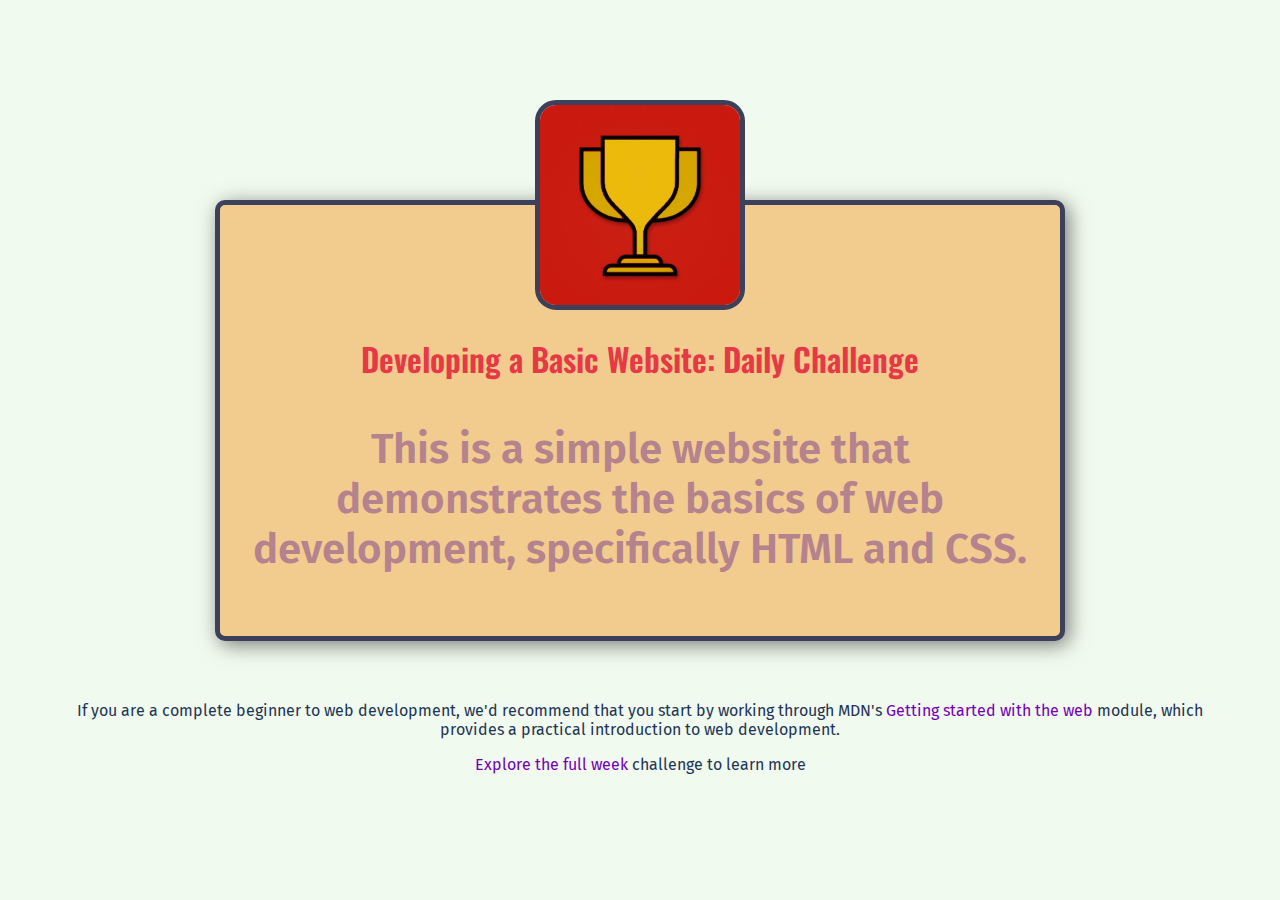
<file: index.html>
<!DOCTYPE html>
<html lang="en">
  <head>
    <meta charset="UTF-8" />
    <meta http-equiv="X-UA-Compatible" content="IE=edge" />
    <meta name="viewport" content="width=device-width, initial-scale=1.0" />
    <title>Basic Website - Daily Challenge</title>
    <link rel="preconnect" href="https://fonts.googleapis.com" />
    <link rel="preconnect" href="https://fonts.gstatic.com" crossorigin />
    <link
      href="https://fonts.googleapis.com/css2?family=Fira+Sans:ital,wght@0,400;0,600;1,400;1,600&family=Oswald:wght@600&display=swap"
      rel="stylesheet"
    />
    <link rel="stylesheet" href="styles/shared.css" />
    <link rel="stylesheet" href="styles/daily.css" />
  </head>
  <body>
    <main>
      <img src="images/challenges-trophy.jpg" alt="challenges trophy" />
      <h1>Developing a Basic Website: <span>Daily Challenge</span></h1>
      <p id="daily-challenge">
        This is a simple website that demonstrates the basics of web
        development, specifically HTML and CSS.
      </p>
    </main>
    <section>
      <p>
        If you are a complete beginner to web development, we'd recommend that
        you start by working through MDN's
        <a
          href="https://developer.mozilla.org/en-US/docs/Learn/Getting_started_with_the_web"
          target="_blank"
          >Getting started with the web</a
        >
        module, which provides a practical introduction to web development.
      </p>
    </section>
    <footer>
      <p>
        <a href="weekly.html">Explore the full week</a> challenge to learn more
      </p>
    </footer>
  </body>
</html>
</file>
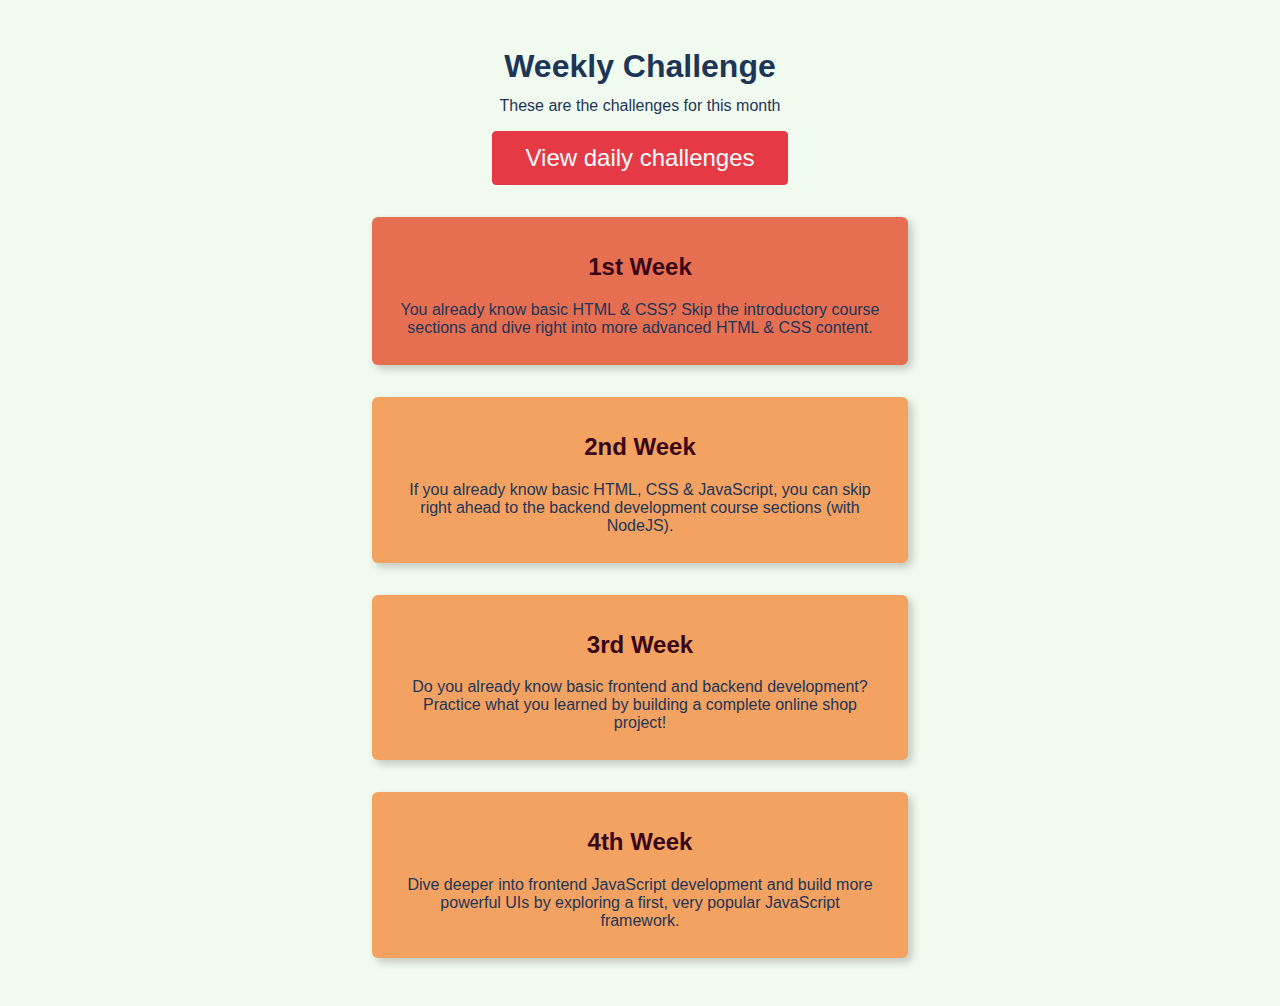
<file: weekly.html>
<!DOCTYPE html>
<html lang="en">
  <head>
    <meta charset="UTF-8" />
    <meta http-equiv="X-UA-Compatible" content="IE=edge" />
    <meta name="viewport" content="width=device-width, initial-scale=1.0" />
    <title>Basic Website - Weekly Challenge</title>
    <link rel="stylesheet" href="styles/shared.css" />
    <link rel="stylesheet" href="styles/weekly.css" />
  </head>
  <body>
    <header>
      <h1>Weekly Challenge</h1>
      <p id="description">These are the challenges for this month</p>
      <p><a href="index.html">View daily challenges</a></p>
    </header>

    <main>
      <ol>
        <li class="highlighted-goal">
          <h2>1st Week</h2>
          <p>
            You already know basic HTML & CSS? Skip the introductory course
            sections and dive right into more advanced HTML & CSS content.
          </p>
        </li>
        <li>
          <h2>2nd Week</h2>
          <p class="daily-goal">
            If you already know basic HTML, CSS & JavaScript, you can skip right
            ahead to the backend development course sections (with NodeJS).
          </p>
        </li>
        <li>
          <h2>3rd Week</h2>
          <p class="daily-goal">
            Do you already know basic frontend and backend development? Practice
            what you learned by building a complete online shop project!
          </p>
        </li>
        <li>
          <h2>4th Week</h2>
          <p class="daily-goal">
            Dive deeper into frontend JavaScript development and build more
            powerful UIs by exploring a first, very popular JavaScript
            framework.
          </p>
        </li>
      </ol>
    </main>
  </body>
</html>
</file>
<file: styles/shared.css>
body {
  font-family: sans-serif;
  text-align: center;
  background-color: #f1faee;
  color: #03071e;
  margin: 48px;
}

h1 {
  font-family: 'Oswald', sans-serif;
  color: #e63946;
  font-weight: 600;
}

p {
  font-family: 'Fira Sans', sans-serif;
  color: #1d3557;
}

a {
  color: #7400b8;
  text-decoration: none;
}

a:hover {
  color: #6930c3;
  text-decoration: underline;
}
</file>
<file: styles/daily.css>
main {
  width: 800px;
  margin: 200px auto 60px auto;
  background-color: #f2cc8f;
  padding: 20px;
  border: 5px solid #3d405b;
  border-radius: 10px;
  box-shadow: 4px 4px 20px rgb(0, 0, 0, 0.5);
}

img {
  height: 200px;
  width: 200px;
  border-radius: 10%;
  border: 5px solid #3d405b;
  margin-top: -125px;
}

#daily-challenge {
  color: #b5838d;
  font-weight: 600;
  font-size: 42px;
}
</file>
<file: styles/weekly.css>
header {
  margin-bottom: 24px;
}

h1 {
  font-size: 32px;
  color: #1d3557;
  margin: 0;
}

a {
  display: inline-block;
  padding: 12px 32px;
  background-color: #e63946;
  color: #fff;
  border: 1px solid #e63946;
  border-radius: 4px;
  font-size: 24px;
  margin: 0;
}

a:hover {
  background-color: #d90429;
  text-decoration: none;
  color: #f1faee;
}

ol {
  list-style: none;
  color: #003049;
  width: 600px;
  margin: 32px auto 0 auto;
  padding: 0;
}

li {
  padding: 16px;
  box-shadow: 4px 4px 8px rgba(0, 0, 0, 0.2);
  margin: 32px;
  background-color: #f4a261;
  border-radius: 6px;
}

#description {
  margin: 12px;
  color: #1d3557;
}

h2 {
  color: #370617;
  font-weight: 700;
}

main p {
  margin: 12px;
}

.daily-goal {
  color: #1d3557;
}

.highlighted-goal {
  background-color: #e76f51;
}
</file>
